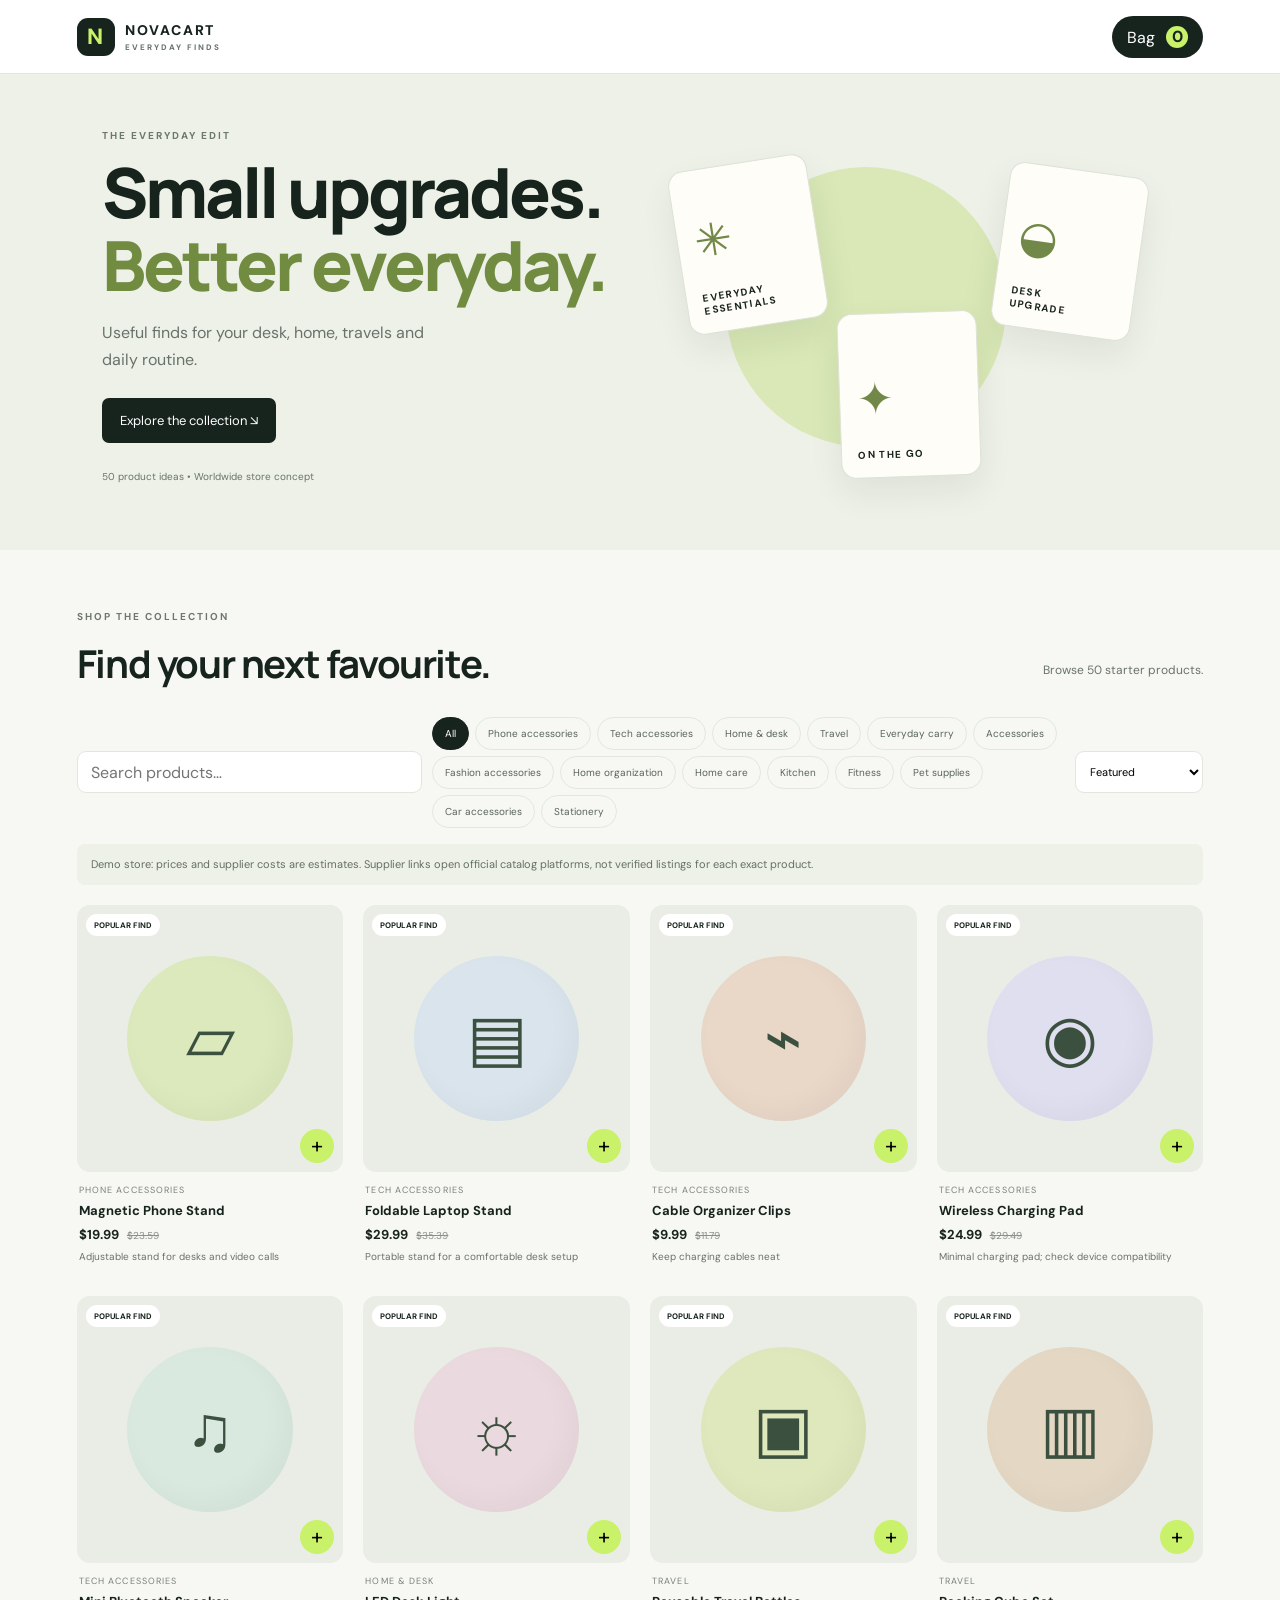
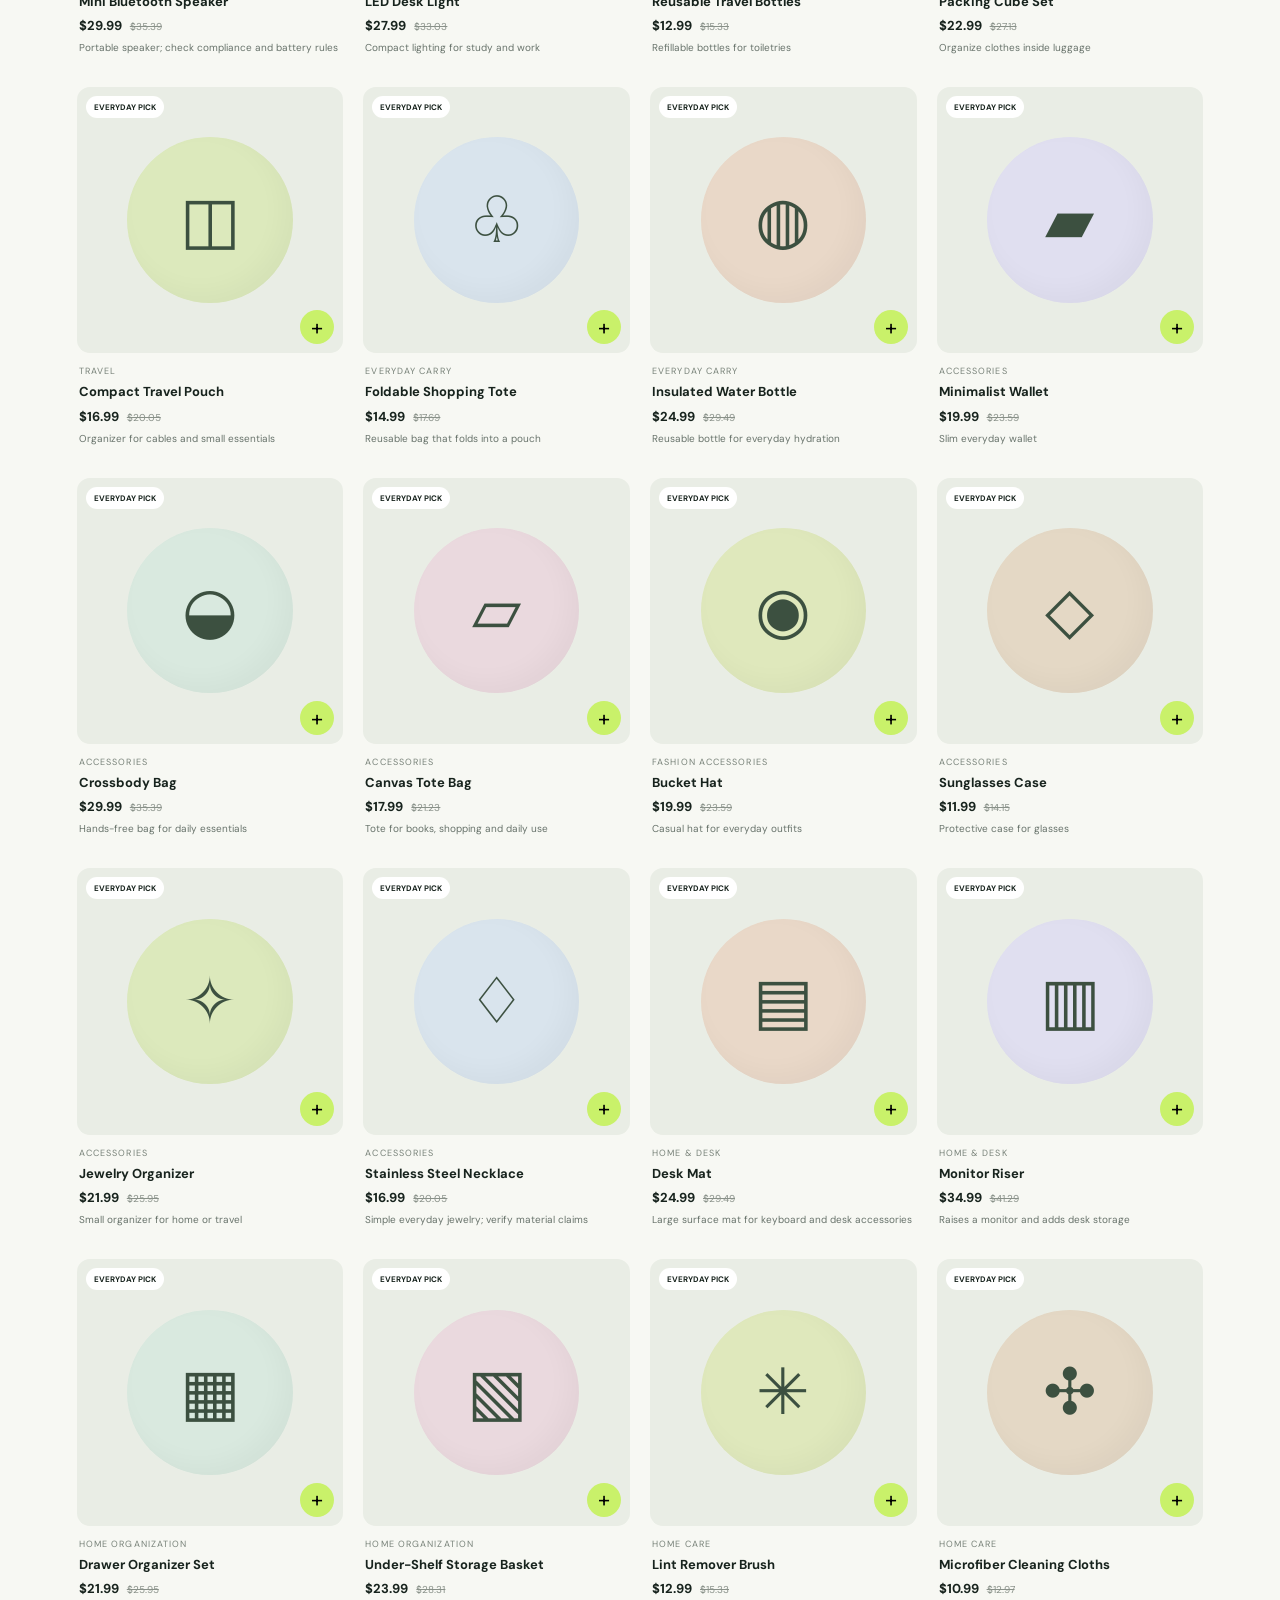
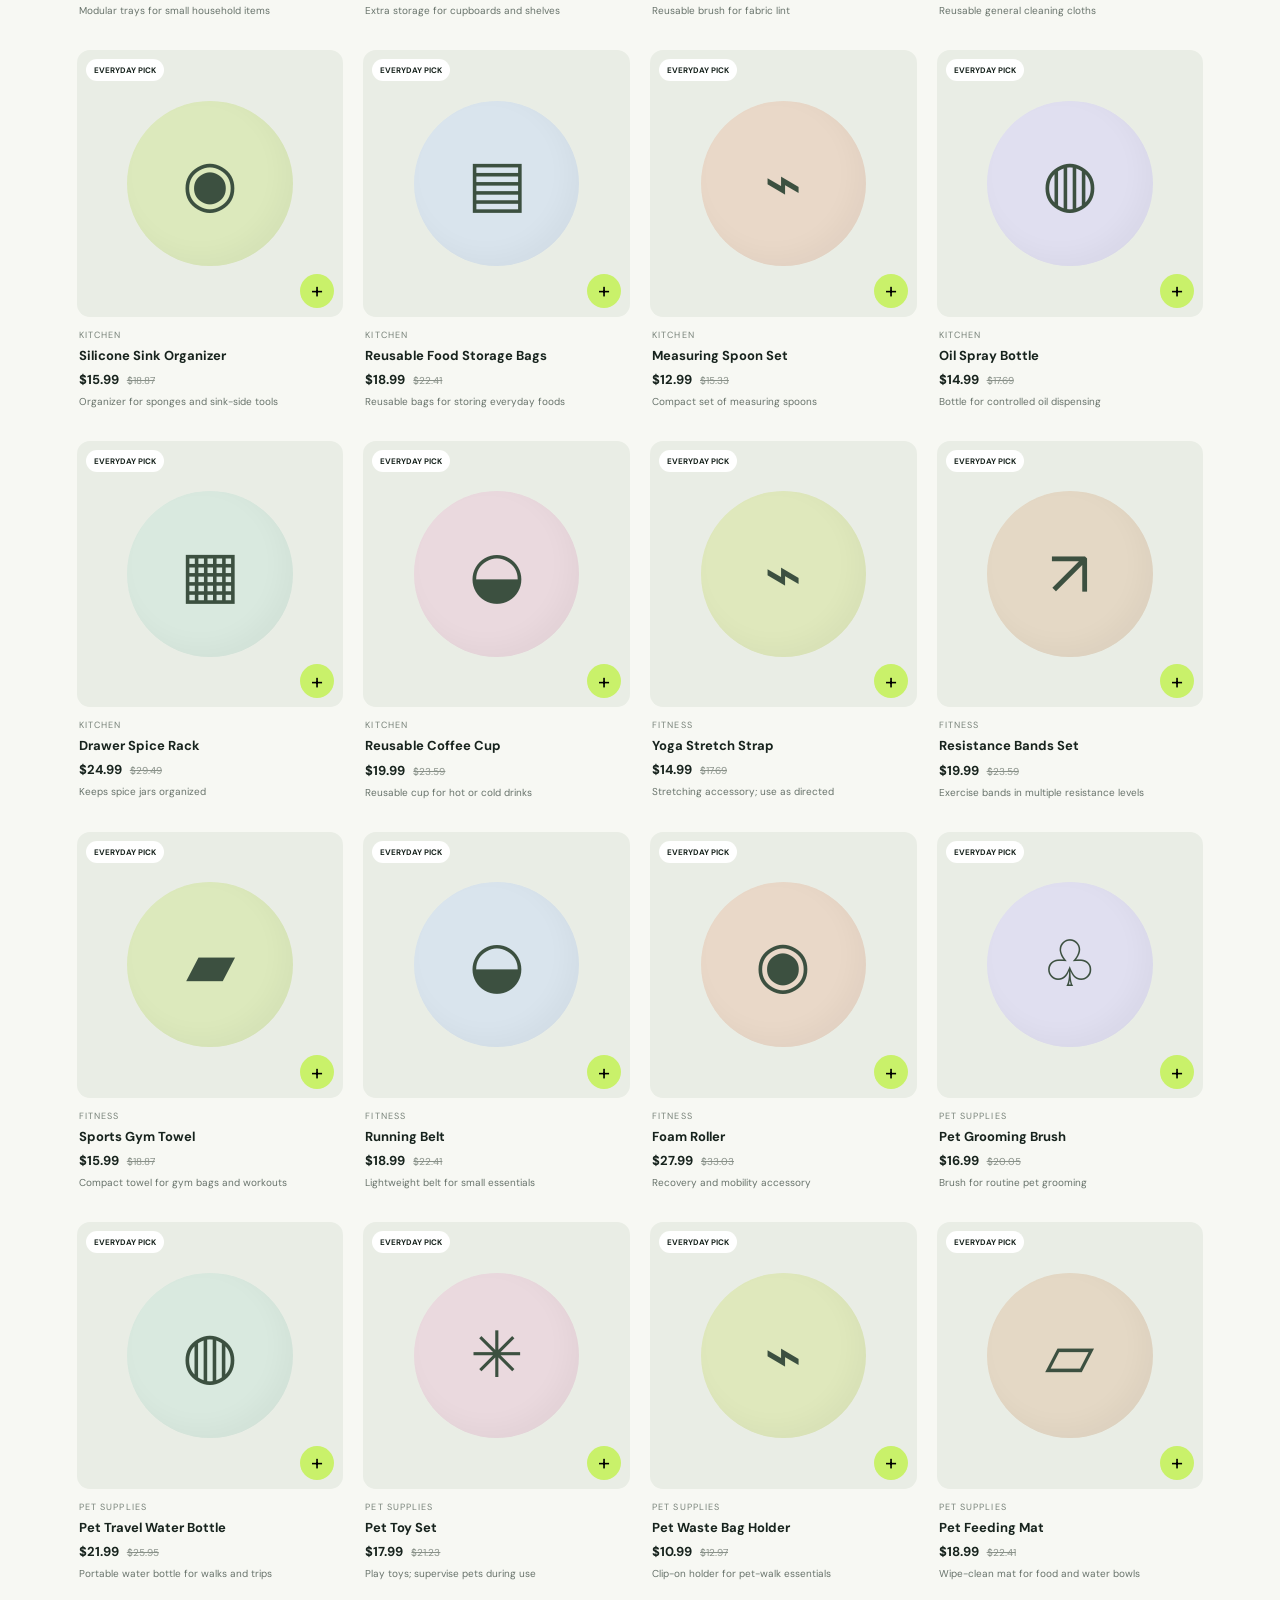
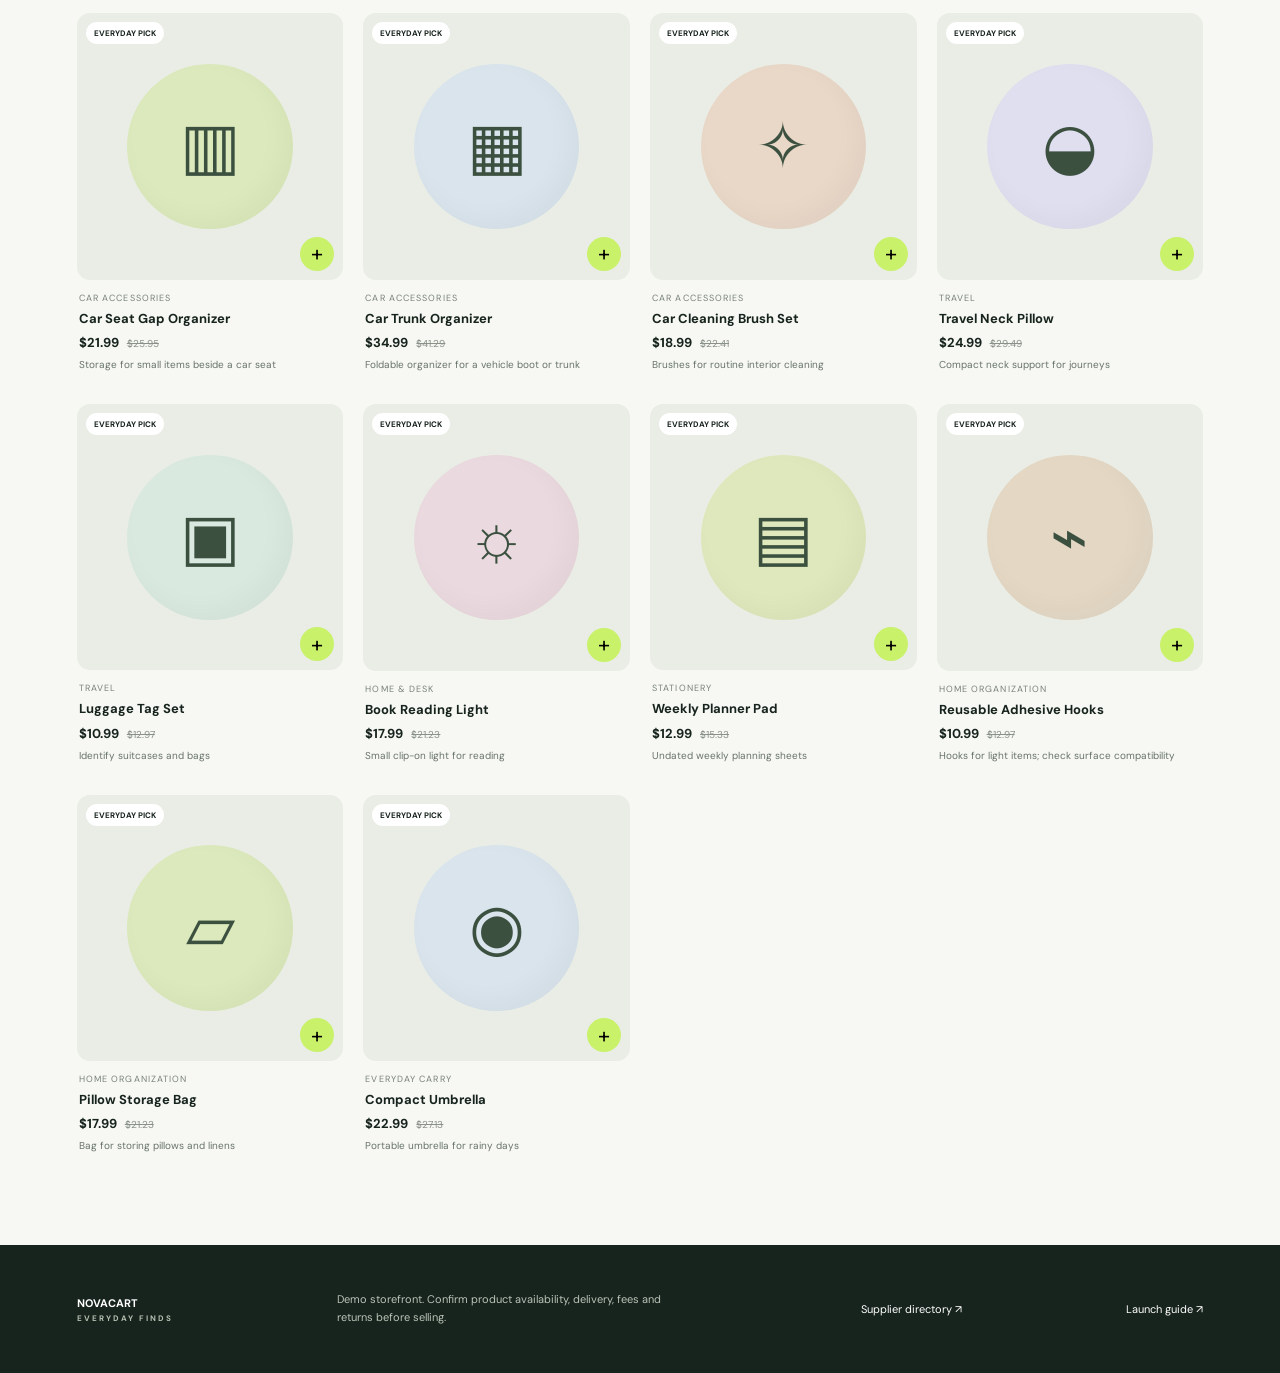
<file: index.html>
<!doctype html>
<html lang="en"><head><meta charset="utf-8"><meta name="viewport" content="width=device-width,initial-scale=1"><meta name="theme-color" content="#17231d"><title>NovaCart — Everyday Finds</title><link rel="stylesheet" href="style.css"></head>
<body><header><a class="brand" href="#top"><span class="mark">N</span><span>NOVACART<small>EVERYDAY FINDS</small></span></a><button id="openCart" class="cart-btn">Bag <b id="count">0</b></button></header>
<section id="top" class="hero"><div><p class="eyebrow">THE EVERYDAY EDIT</p><h1>Small upgrades.<br><em>Better everyday.</em></h1><p>Useful finds for your desk, home, travels and daily routine.</p><a class="cta" href="#shop">Explore the collection ↘</a><p class="note">50 product ideas • Worldwide store concept</p></div><div class="hero-art"><div class="orb"></div><div class="float f1">✳<small>EVERYDAY<br>ESSENTIALS</small></div><div class="float f2">◒<small>DESK<br>UPGRADE</small></div><div class="float f3">✦<small>ON THE GO</small></div></div></section>
<main id="shop"><div class="heading"><div><p class="eyebrow">SHOP THE COLLECTION</p><h2>Find your next favourite.</h2></div><p>Browse 50 starter products.</p></div><div class="tools"><input id="search" placeholder="Search products…" aria-label="Search products"><div id="filters" class="filters"></div><select id="sort" aria-label="Sort products"><option value="featured">Featured</option><option value="low">Price: low to high</option><option value="high">Price: high to low</option><option value="az">Name: A–Z</option></select></div><div class="notice">Demo store: prices and supplier costs are estimates. Supplier links open official catalog platforms, not verified listings for each exact product.</div><div id="products" class="products"></div></main>
<footer><b>NOVACART <small>EVERYDAY FINDS</small></b><p>Demo storefront. Confirm product availability, delivery, fees and returns before selling.</p><a href="suppliers.html">Supplier directory ↗</a><a href="README.md">Launch guide ↗</a></footer>
<div id="shade" class="shade"></div><aside id="cart" class="cart"><div class="cart-head"><div><p class="eyebrow">YOUR SELECTION</p><h2>Your bag <small id="cartCount">(0)</small></h2></div><button id="closeCart" class="x">×</button></div><div id="cartItems" class="cart-items"></div><div class="cart-foot"><div class="total"><span>Subtotal</span><b id="subtotal">$0.00</b></div><p>Shipping and taxes not included.</p><button id="checkout">Continue to checkout</button><small>Demo only — no payment is collected.</small></div></aside><script src="app.js"></script></body></html>
</file>
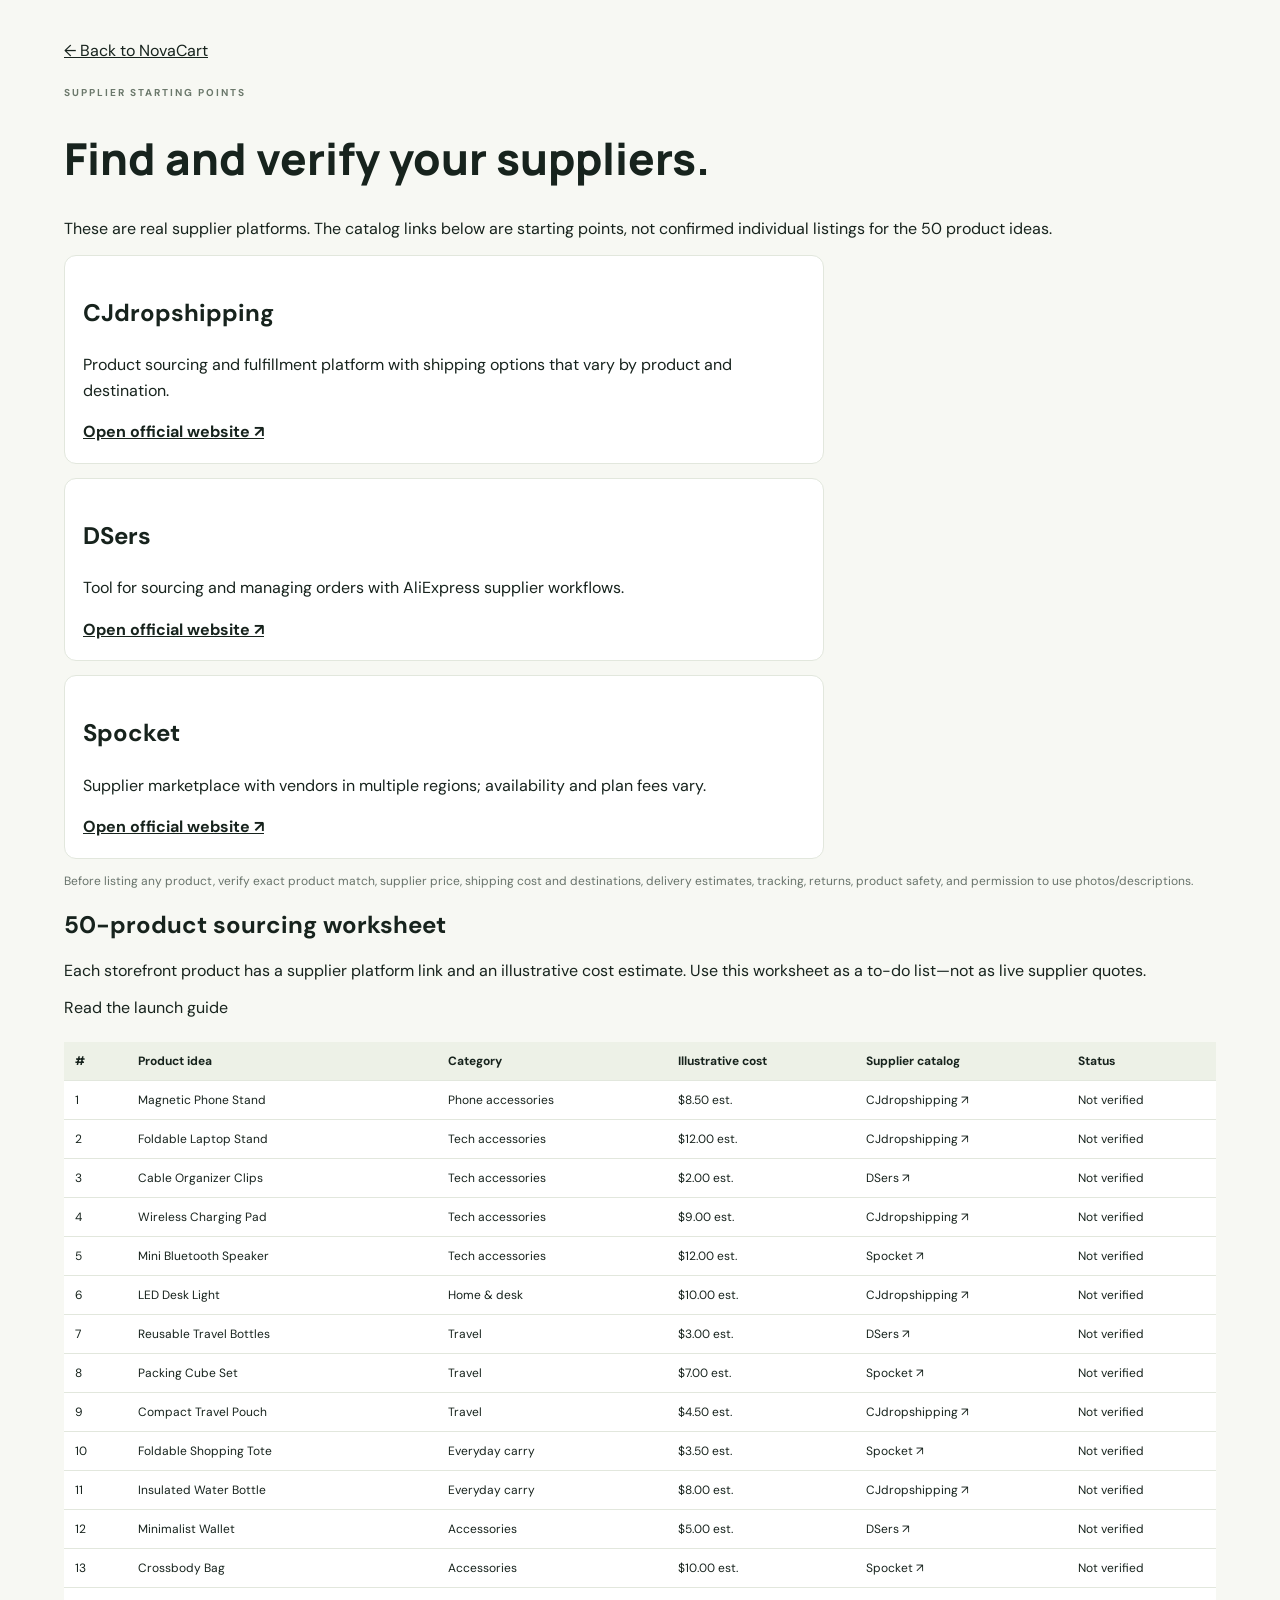
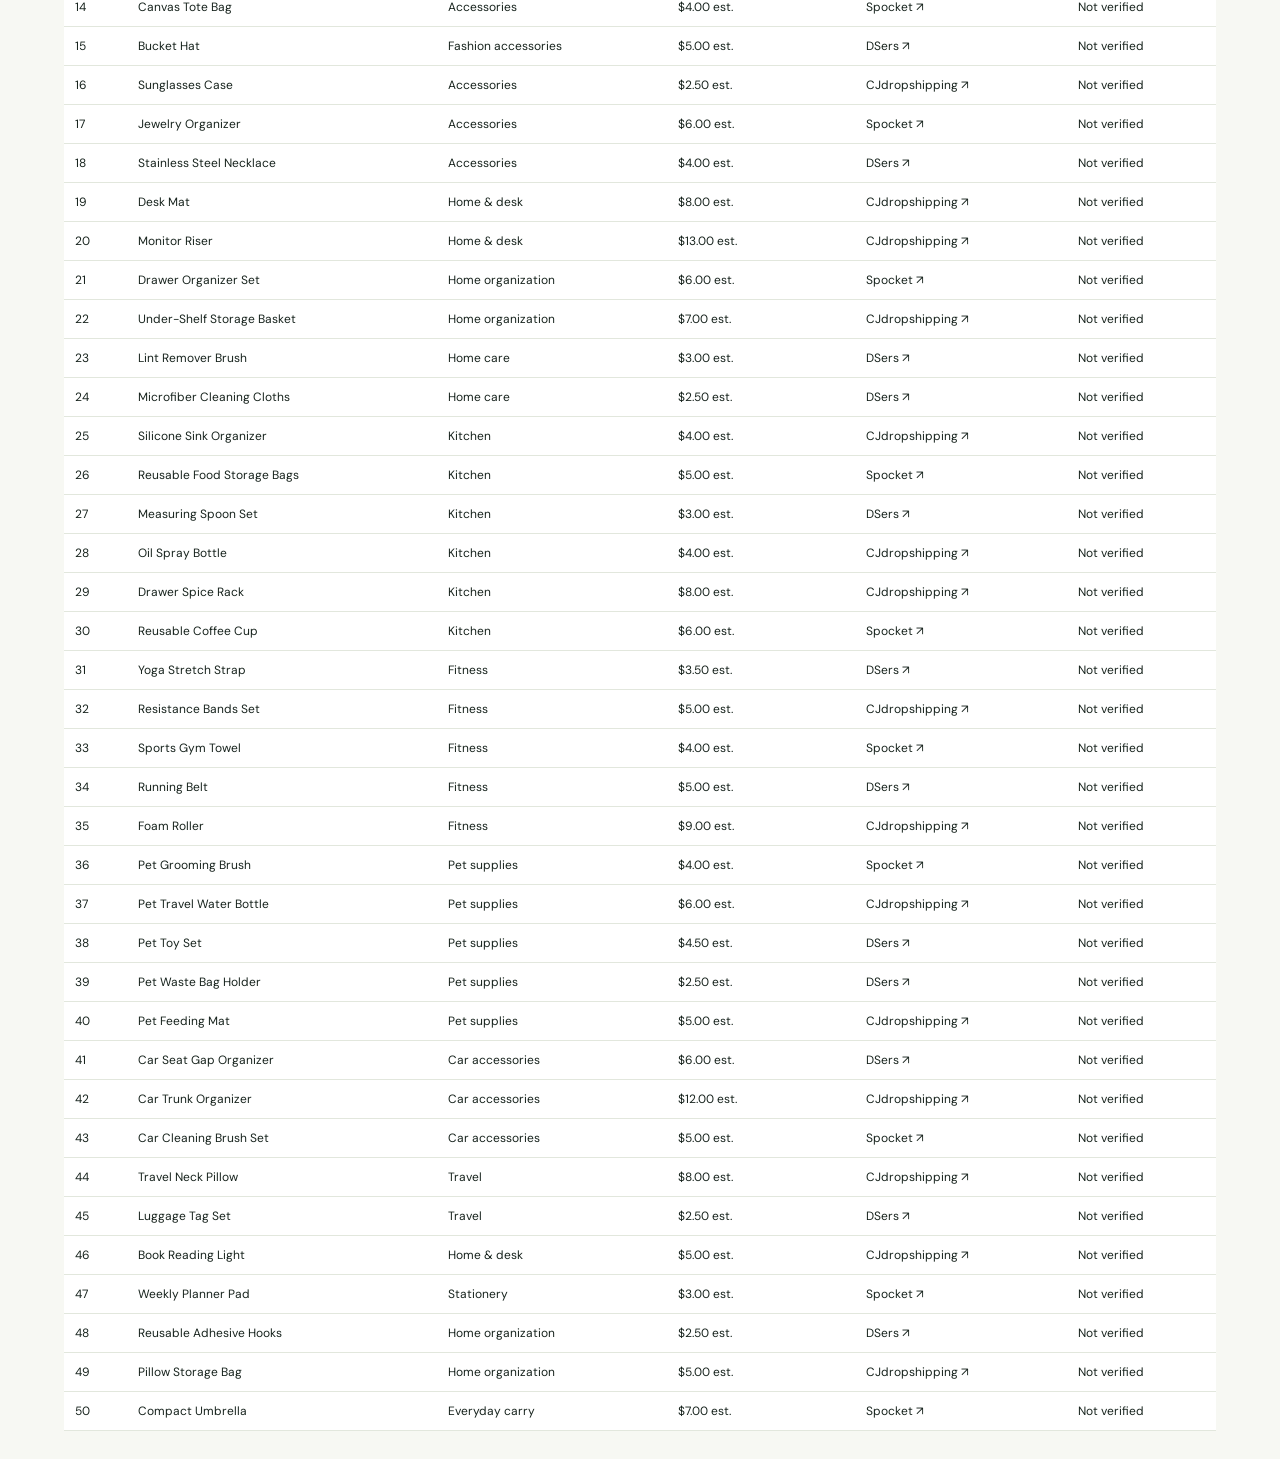
<file: suppliers.html>
<!doctype html><html lang="en"><head><meta charset="utf-8"><meta name="viewport" content="width=device-width,initial-scale=1"><title>NovaCart Supplier Directory</title><link rel="stylesheet" href="style.css"><style>body{padding:28px 5vw}h1{font:800 clamp(28px,4vw,44px) Manrope,sans-serif}.back{display:inline-block;margin:12px 0 25px;text-decoration:underline}.supplier{background:#fff;border:1px solid var(--line);border-radius:12px;padding:18px;margin:14px 0;max-width:760px;line-height:1.6}.supplier a{font-weight:700;text-decoration:underline}.warning{font-size:12px;color:var(--muted)}.tablewrap{overflow:auto;margin-top:24px}table{border-collapse:collapse;background:#fff;width:100%;font-size:12px}td,th{padding:11px;text-align:left;border-bottom:1px solid var(--line);white-space:nowrap}th{background:#edf1e7}</style></head><body><a class="back" href="index.html">← Back to NovaCart</a><p class="eyebrow">SUPPLIER STARTING POINTS</p><h1>Find and verify your suppliers.</h1><p>These are real supplier platforms. The catalog links below are starting points, not confirmed individual listings for the 50 product ideas.</p><section class="supplier"><h2>CJdropshipping</h2><p>Product sourcing and fulfillment platform with shipping options that vary by product and destination.</p><a href="https://cjdropshipping.com/" target="_blank" rel="noopener">Open official website ↗</a></section><section class="supplier"><h2>DSers</h2><p>Tool for sourcing and managing orders with AliExpress supplier workflows.</p><a href="https://www.dsers.com/" target="_blank" rel="noopener">Open official website ↗</a></section><section class="supplier"><h2>Spocket</h2><p>Supplier marketplace with vendors in multiple regions; availability and plan fees vary.</p><a href="https://www.spocket.co/" target="_blank" rel="noopener">Open official website ↗</a></section><p class="warning">Before listing any product, verify exact product match, supplier price, shipping cost and destinations, delivery estimates, tracking, returns, product safety, and permission to use photos/descriptions.</p><h2>50-product sourcing worksheet</h2><p>Each storefront product has a supplier platform link and an illustrative cost estimate. Use this worksheet as a to-do list—not as live supplier quotes.</p><p><a href="README.md">Read the launch guide</a></p><div class="tablewrap"><table><thead><tr><th>#</th><th>Product idea</th><th>Category</th><th>Illustrative cost</th><th>Supplier catalog</th><th>Status</th></tr></thead><tbody id="rows"></tbody></table></div><script src="app.js"></script><script>/* catalog list generated from the same product data embedded in app.js is intentionally handled on the storefront; see README for sourcing workflow. */</script><script>const rows=[['Magnetic Phone Stand','Phone accessories',8.5,'CJdropshipping'],['Foldable Laptop Stand','Tech accessories',12,'CJdropshipping'],['Cable Organizer Clips','Tech accessories',2,'DSers'],['Wireless Charging Pad','Tech accessories',9,'CJdropshipping'],['Mini Bluetooth Speaker','Tech accessories',12,'Spocket'],['LED Desk Light','Home & desk',10,'CJdropshipping'],['Reusable Travel Bottles','Travel',3,'DSers'],['Packing Cube Set','Travel',7,'Spocket'],['Compact Travel Pouch','Travel',4.5,'CJdropshipping'],['Foldable Shopping Tote','Everyday carry',3.5,'Spocket'],['Insulated Water Bottle','Everyday carry',8,'CJdropshipping'],['Minimalist Wallet','Accessories',5,'DSers'],['Crossbody Bag','Accessories',10,'Spocket'],['Canvas Tote Bag','Accessories',4,'Spocket'],['Bucket Hat','Fashion accessories',5,'DSers'],['Sunglasses Case','Accessories',2.5,'CJdropshipping'],['Jewelry Organizer','Accessories',6,'Spocket'],['Stainless Steel Necklace','Accessories',4,'DSers'],['Desk Mat','Home & desk',8,'CJdropshipping'],['Monitor Riser','Home & desk',13,'CJdropshipping'],['Drawer Organizer Set','Home organization',6,'Spocket'],['Under-Shelf Storage Basket','Home organization',7,'CJdropshipping'],['Lint Remover Brush','Home care',3,'DSers'],['Microfiber Cleaning Cloths','Home care',2.5,'DSers'],['Silicone Sink Organizer','Kitchen',4,'CJdropshipping'],['Reusable Food Storage Bags','Kitchen',5,'Spocket'],['Measuring Spoon Set','Kitchen',3,'DSers'],['Oil Spray Bottle','Kitchen',4,'CJdropshipping'],['Drawer Spice Rack','Kitchen',8,'CJdropshipping'],['Reusable Coffee Cup','Kitchen',6,'Spocket'],['Yoga Stretch Strap','Fitness',3.5,'DSers'],['Resistance Bands Set','Fitness',5,'CJdropshipping'],['Sports Gym Towel','Fitness',4,'Spocket'],['Running Belt','Fitness',5,'DSers'],['Foam Roller','Fitness',9,'CJdropshipping'],['Pet Grooming Brush','Pet supplies',4,'Spocket'],['Pet Travel Water Bottle','Pet supplies',6,'CJdropshipping'],['Pet Toy Set','Pet supplies',4.5,'DSers'],['Pet Waste Bag Holder','Pet supplies',2.5,'DSers'],['Pet Feeding Mat','Pet supplies',5,'CJdropshipping'],['Car Seat Gap Organizer','Car accessories',6,'DSers'],['Car Trunk Organizer','Car accessories',12,'CJdropshipping'],['Car Cleaning Brush Set','Car accessories',5,'Spocket'],['Travel Neck Pillow','Travel',8,'CJdropshipping'],['Luggage Tag Set','Travel',2.5,'DSers'],['Book Reading Light','Home & desk',5,'CJdropshipping'],['Weekly Planner Pad','Stationery',3,'Spocket'],['Reusable Adhesive Hooks','Home organization',2.5,'DSers'],['Pillow Storage Bag','Home organization',5,'CJdropshipping'],['Compact Umbrella','Everyday carry',7,'Spocket']];const urls={'CJdropshipping':'https://cjdropshipping.com/','DSers':'https://www.dsers.com/','Spocket':'https://www.spocket.co/'};document.getElementById('rows').innerHTML=rows.map((r,i)=>`<tr><td>${i+1}</td><td>${r[0]}</td><td>${r[1]}</td><td>$${r[2].toFixed(2)} est.</td><td><a href="${urls[r[3]]}" target="_blank" rel="noopener">${r[3]} ↗</a></td><td>Not verified</td></tr>`).join('');</script></body></html>
</file>
<file: style.css>
@import url('https://fonts.googleapis.com/css2?family=DM+Sans:wght@400;500;600;700&family=Manrope:wght@500;600;700;800&display=swap');
:root{--ink:#17231d;--muted:#68736b;--paper:#f7f8f3;--green:#c9f16a;--line:#e2e7dd}*{box-sizing:border-box}html{scroll-behavior:smooth}body{margin:0;background:var(--paper);color:var(--ink);font-family:'DM Sans',sans-serif}button,input,select{font:inherit}a{color:inherit;text-decoration:none}header{height:74px;padding:0 6vw;display:flex;align-items:center;justify-content:space-between;border-bottom:1px solid var(--line);background:#fff}.brand{display:flex;align-items:center;gap:10px;font-size:14px;letter-spacing:1.8px;font-weight:800}.mark{display:grid;place-items:center;width:38px;height:38px;border-radius:11px;background:var(--ink);color:var(--green);font-size:22px}.brand small,footer small{display:block;font-size:8px;letter-spacing:2px;color:var(--muted);margin-top:3px}.cart-btn{border:0;border-radius:30px;background:var(--ink);color:white;padding:10px 15px;cursor:pointer}.cart-btn b{display:inline-grid;place-items:center;background:var(--green);color:var(--ink);border-radius:50%;min-width:22px;height:22px;margin-left:7px}.hero{padding:55px 8vw;min-height:430px;background:#edf1e7;display:grid;grid-template-columns:1fr 1fr;align-items:center;overflow:hidden}.eyebrow{font-size:10px;letter-spacing:2px;font-weight:700;color:#6b786b;margin:0 0 14px}.hero h1{font:800 clamp(42px,5.4vw,72px)/1.05 Manrope,sans-serif;letter-spacing:-3px;margin:0 0 18px}.hero h1 em{font-style:normal;color:#718b40}.hero p:not(.eyebrow){color:var(--muted);line-height:1.7;max-width:360px}.cta{display:inline-block;background:var(--ink);color:white;border-radius:7px;padding:14px 18px;margin-top:8px;font-size:13px}.hero .note{font-size:10px;margin-top:25px}.hero-art{position:relative;height:330px}.orb{position:absolute;width:280px;height:280px;border-radius:50%;background:#d9e8b6;top:20px;left:16%}.float{position:absolute;display:flex;flex-direction:column;justify-content:flex-end;gap:20px;width:140px;height:165px;padding:16px;border:1px solid #dce3d6;border-radius:15px;background:#fffdf7;box-shadow:0 15px 35px #16221912;font-size:45px;color:#728848}.float small{font-size:10px;letter-spacing:1.4px;color:var(--ink);font-weight:700}.f1{left:7%;top:15px;transform:rotate(-9deg)}.f2{right:7%;top:22px;transform:rotate(8deg)}.f3{left:37%;bottom:0;transform:rotate(-2deg)}main{padding:60px 6vw 80px}.heading{display:flex;justify-content:space-between;align-items:end;gap:20px}.heading h2{font:700 clamp(28px,3vw,42px) Manrope,sans-serif;letter-spacing:-1.4px;margin:0}.heading>p{font-size:12px;color:var(--muted)}.tools{display:flex;gap:10px;align-items:center;flex-wrap:wrap;margin:27px 0 16px}.tools input{border:1px solid var(--line);background:#fff;border-radius:9px;height:42px;padding:0 13px;min-width:200px;flex:1}.filters{display:flex;gap:6px;flex-wrap:wrap;flex:2}.filter{border:1px solid var(--line);border-radius:22px;background:transparent;padding:9px 12px;font-size:10px;color:#58645b;cursor:pointer}.filter.active{background:var(--ink);border-color:var(--ink);color:white}.tools select{height:42px;border:1px solid var(--line);background:white;border-radius:9px;padding:0 10px;font-size:11px}.notice{background:#edf1e7;color:#657063;padding:12px 14px;border-radius:8px;font-size:11px;line-height:1.6;margin-bottom:20px}.products{display:grid;grid-template-columns:repeat(4,minmax(0,1fr));gap:20px}.product-art{aspect-ratio:1;background:#e9ede5;border-radius:13px;display:grid;place-items:center;position:relative;cursor:pointer;overflow:hidden}.art-circle{width:62%;height:62%;border-radius:50%;display:grid;place-items:center;background:var(--tone,#d9e8b6);font-size:clamp(38px,5vw,68px);color:#3c5040;box-shadow:inset -10px -10px 25px #00000008}.tag{position:absolute;z-index:1;left:9px;top:9px;background:#fff;border-radius:20px;padding:6px 8px;font-size:8px;font-weight:700}.quick{position:absolute;z-index:2;right:9px;bottom:9px;border:0;border-radius:50%;width:34px;height:34px;background:var(--green);font-size:22px;cursor:pointer}.info{padding:12px 2px}.cat{font-size:9px;letter-spacing:1.1px;text-transform:uppercase;color:#788279}.name{font-size:13px;font-weight:700;line-height:1.4;margin:6px 0}.price{font-size:13px;font-weight:700}.price del{color:#899189;font-size:10px;font-weight:400;margin-left:5px}.desc{font-size:10px;color:var(--muted);line-height:1.5;margin-top:6px}.empty{grid-column:1/-1;padding:60px;text-align:center;color:var(--muted)}footer{background:var(--ink);color:white;padding:35px 6vw;display:flex;gap:22px;justify-content:space-between;align-items:center;flex-wrap:wrap;font-size:11px}footer small{color:#b6c1b2}footer p{color:#bac4b8;max-width:360px;line-height:1.6}.shade{position:fixed;inset:0;background:#111b14a8;opacity:0;pointer-events:none;z-index:5;transition:.2s}.shade.open{opacity:1;pointer-events:auto}.cart{position:fixed;right:0;top:0;height:100dvh;width:min(430px,100%);background:#fbfcf7;z-index:6;transform:translateX(105%);transition:.25s;padding:24px;display:flex;flex-direction:column}.cart.open{transform:translateX(0)}.cart-head{display:flex;justify-content:space-between;border-bottom:1px solid var(--line);padding-bottom:16px}.cart-head h2{margin:0;font:700 26px Manrope,sans-serif}.cart-head small{font:400 13px 'DM Sans';color:var(--muted)}.x{border:0;background:transparent;font-size:30px;cursor:pointer}.cart-items{flex:1;overflow:auto}.cart-line{display:grid;grid-template-columns:50px 1fr auto;align-items:center;gap:10px;border-bottom:1px solid var(--line);padding:12px 0}.mini{height:50px;border-radius:9px;background:#e9ede5;display:grid;place-items:center;font-size:24px}.cart-line strong{font-size:11px}.cart-line small{display:block;color:var(--muted);font-size:10px;margin-top:4px}.qty{display:flex;align-items:center;gap:9px;margin-top:7px}.qty button{border:1px solid var(--line);background:white;border-radius:50%;width:23px;height:23px;cursor:pointer}.cart-foot{border-top:1px solid var(--line);padding-top:15px}.total{display:flex;justify-content:space-between}.cart-foot p,.cart-foot small{font-size:10px;color:var(--muted)}#checkout{width:100%;padding:14px;background:var(--ink);color:white;border:0;border-radius:8px;margin:10px 0;cursor:pointer}@media(max-width:900px){.products{grid-template-columns:repeat(3,minmax(0,1fr))}}@media(max-width:620px){header{padding:0 17px}.hero{grid-template-columns:1fr;padding:38px 22px 18px}.hero h1{font-size:48px}.hero-art{height:270px}.orb{width:220px;height:220px;left:15%}.float{width:112px;height:140px;padding:12px;font-size:38px;gap:15px}.f1{left:7%;top:12px}.f2{right:5%;top:12px}.f3{left:35%;bottom:0}main{padding:42px 16px 55px}.heading{display:block}.heading>p{margin-top:10px}.tools input{flex-basis:100%}.filters{flex-basis:100%;order:2}.tools select{margin-left:auto}.products{grid-template-columns:repeat(2,minmax(0,1fr));gap:13px 10px}.name{font-size:12px}.desc{font-size:9px}footer{padding:28px 20px;display:block}footer p{margin:15px 0}}
</file>
